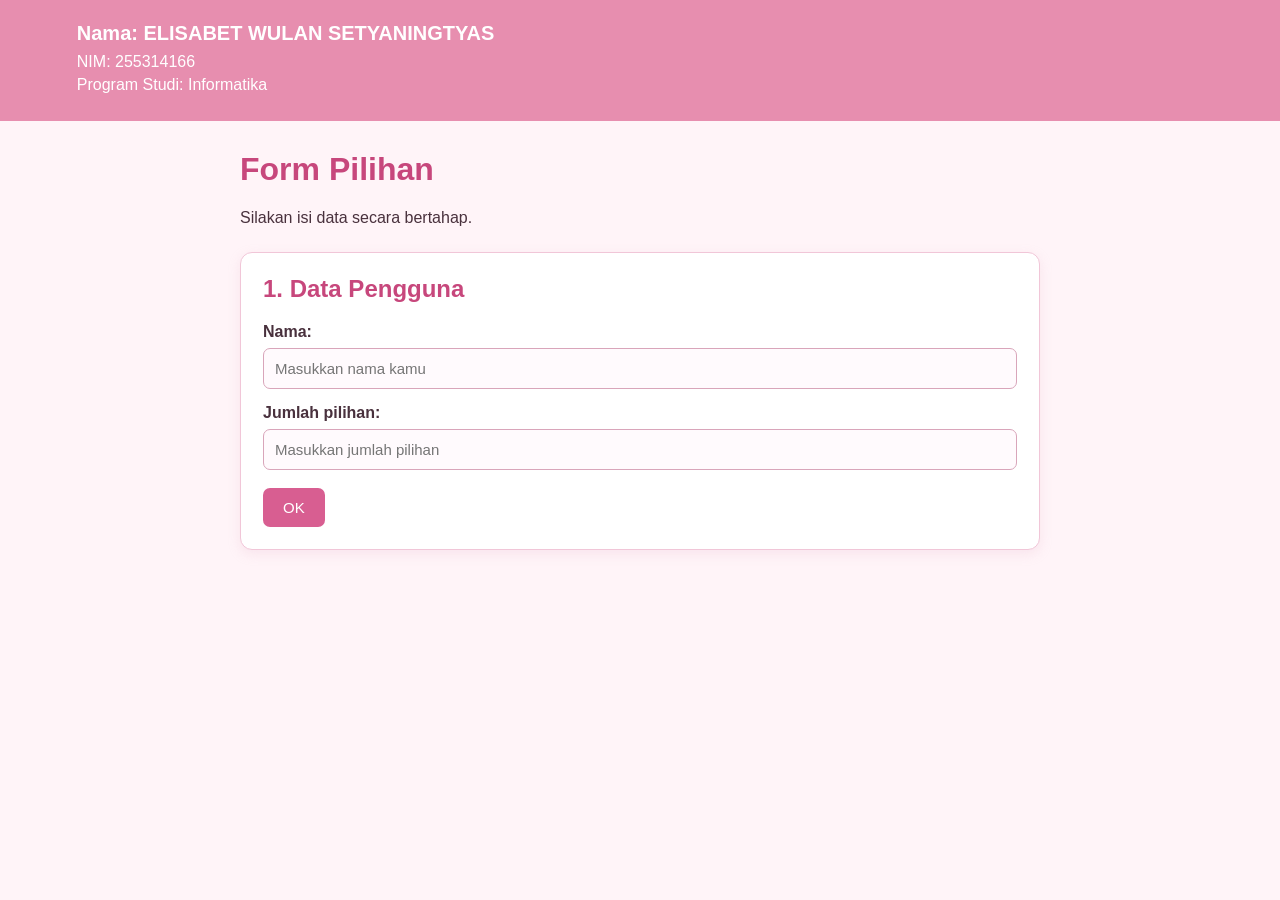
<file: JavaScript-DOM/index.html>
<!DOCTYPE html>
<html lang="id">
<head>
    <meta charset="UTF-8">
    <meta name="viewport" content="width=device-width, initial-scale=1.0">
    <title>Tugas 4 JavaScript</title>
    <link rel="stylesheet" href="style.css">
    <script src="script.js" defer></script>
</head>
<body>

    <header class="header">
        <div class="identitas">
            <h2>Nama: ELISABET WULAN SETYANINGTYAS</h2>
            <p>NIM: 255314166</p>
            <p>Program Studi: Informatika</p>
        </div>
    </header>

    <main class="container">
        <h1>Form Pilihan</h1>
        <p class="deskripsi">Silakan isi data secara bertahap.</p>

        <section class="card">
            <h2>1. Data Pengguna</h2>

            <form id="formData">
                <label for="nama">Nama:</label>
                <input type="text" id="nama" placeholder="Masukkan nama kamu" required>

                <label for="jumlah">Jumlah pilihan:</label>
                <input type="number" id="jumlah" min="1" max="10"
                       step="1" placeholder="Masukkan jumlah pilihan" required>

                <button type="submit">OK</button>
            </form>
        </section>

        <section class="card hidden" id="bagianPilihan">
            <h2>2. Isi Pilihan</h2>
            <p>Isi setiap kolom dengan pilihan yang kamu inginkan.</p>

                <form id="formPilihan">
        <div id="daftarInput"></div>
            <button type="submit">Simpan Pilihan</button>
        </form>
        </section>

        <section class="card hidden" id="bagianPemilihan">
            <h2>3. Tentukan Jawaban</h2>

            <label for="jenis">Jenis kontrol pilihan:</label>
            <select id="jenis">
                <option value="radio">Radio Button</option>
                <option value="checkbox">Checkbox</option>
                <option value="dropdown">Dropdown</option>
            </select>

            <div id="kontrolPilihan"></div>

            <button type="button" id="tombolLanjut">
                Lanjut
            </button>
        </section>

        <section class="card hidden" id="bagianEmail">
            <h2>4. Masukkan Email</h2>

            <form id="formEmail">
                <label for="email">Email:</label>
                <input type="email" id="email"
                       placeholder="contoh@email.com"
                       required>

                <button type="submit">Tampilkan Hasil</button>
            </form>
        </section>

        <section class="card hidden" id="bagianHasil">
            <h2>5. Hasil Akhir</h2>
            <div id="hasil"></div>
            <button type="button" id="tombolUlang">Ulangi</button>
        </section>
    </main>

</body>
</html>
</file>
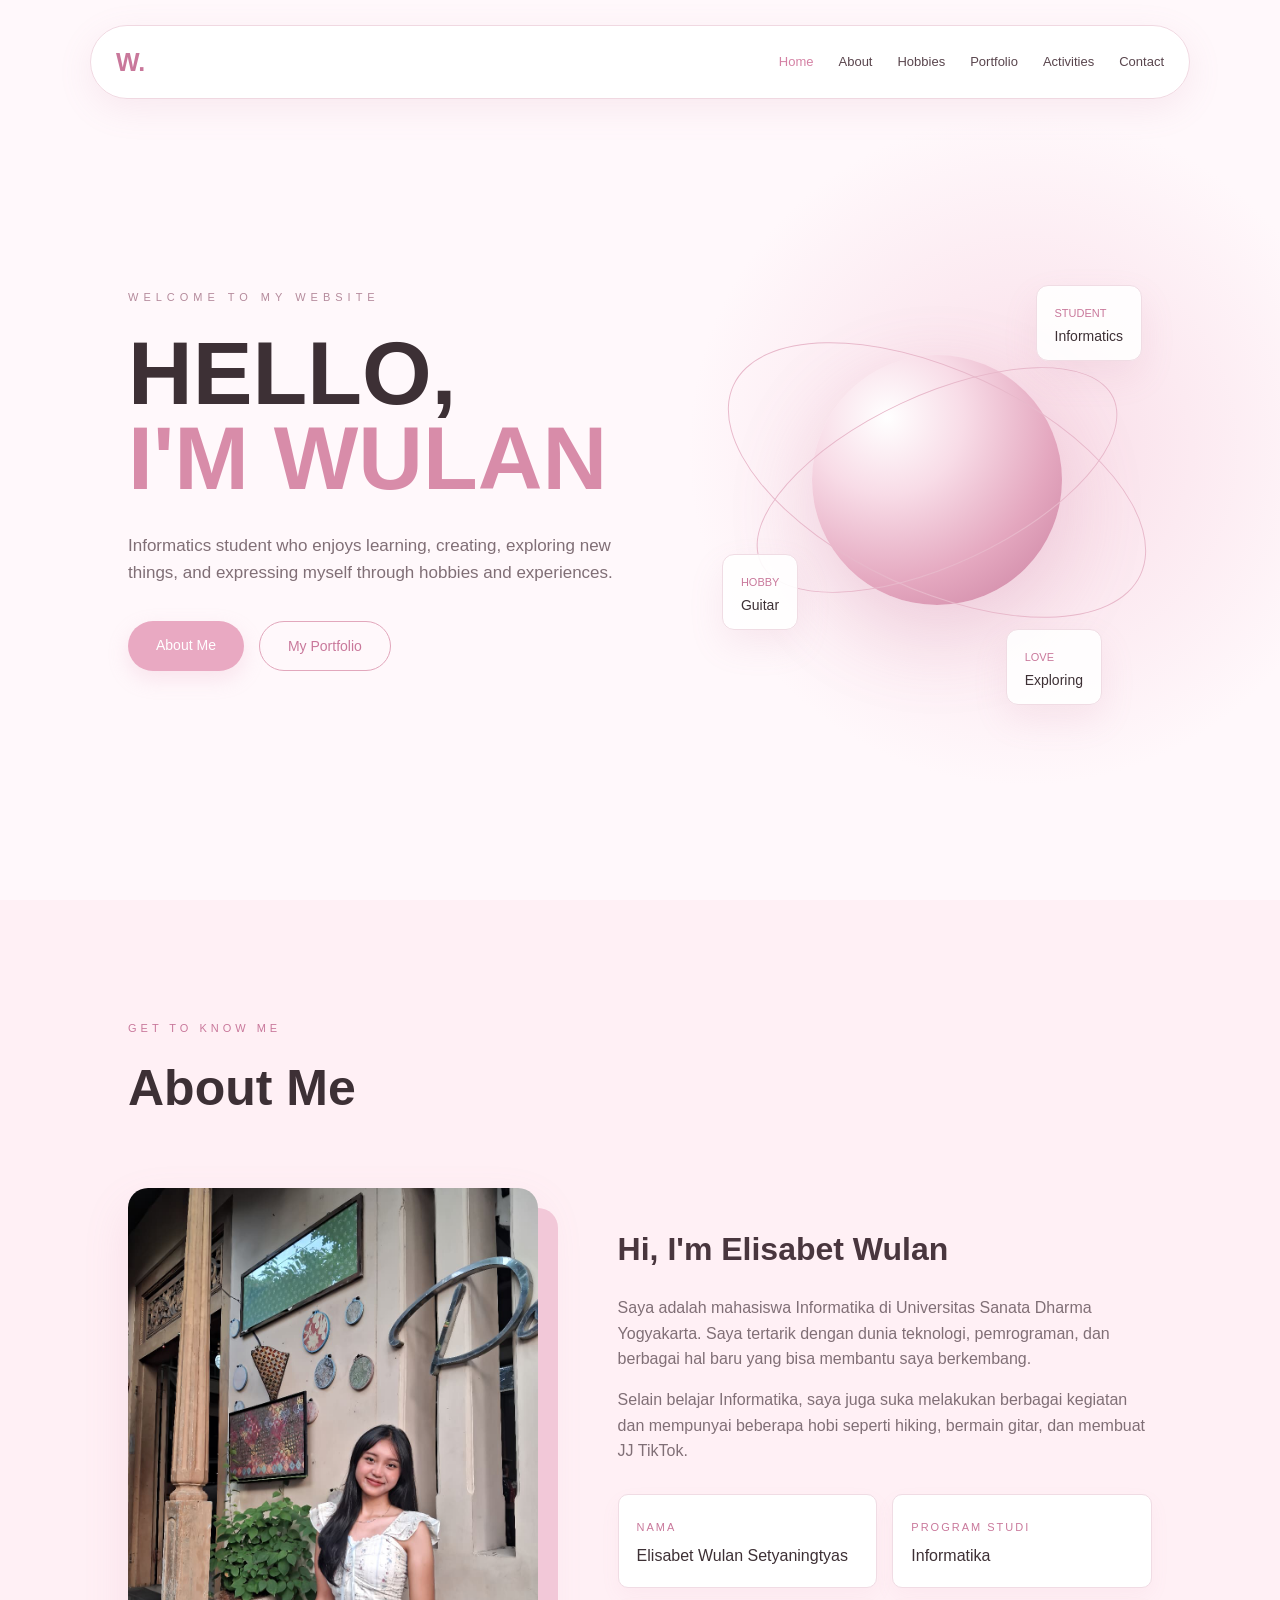
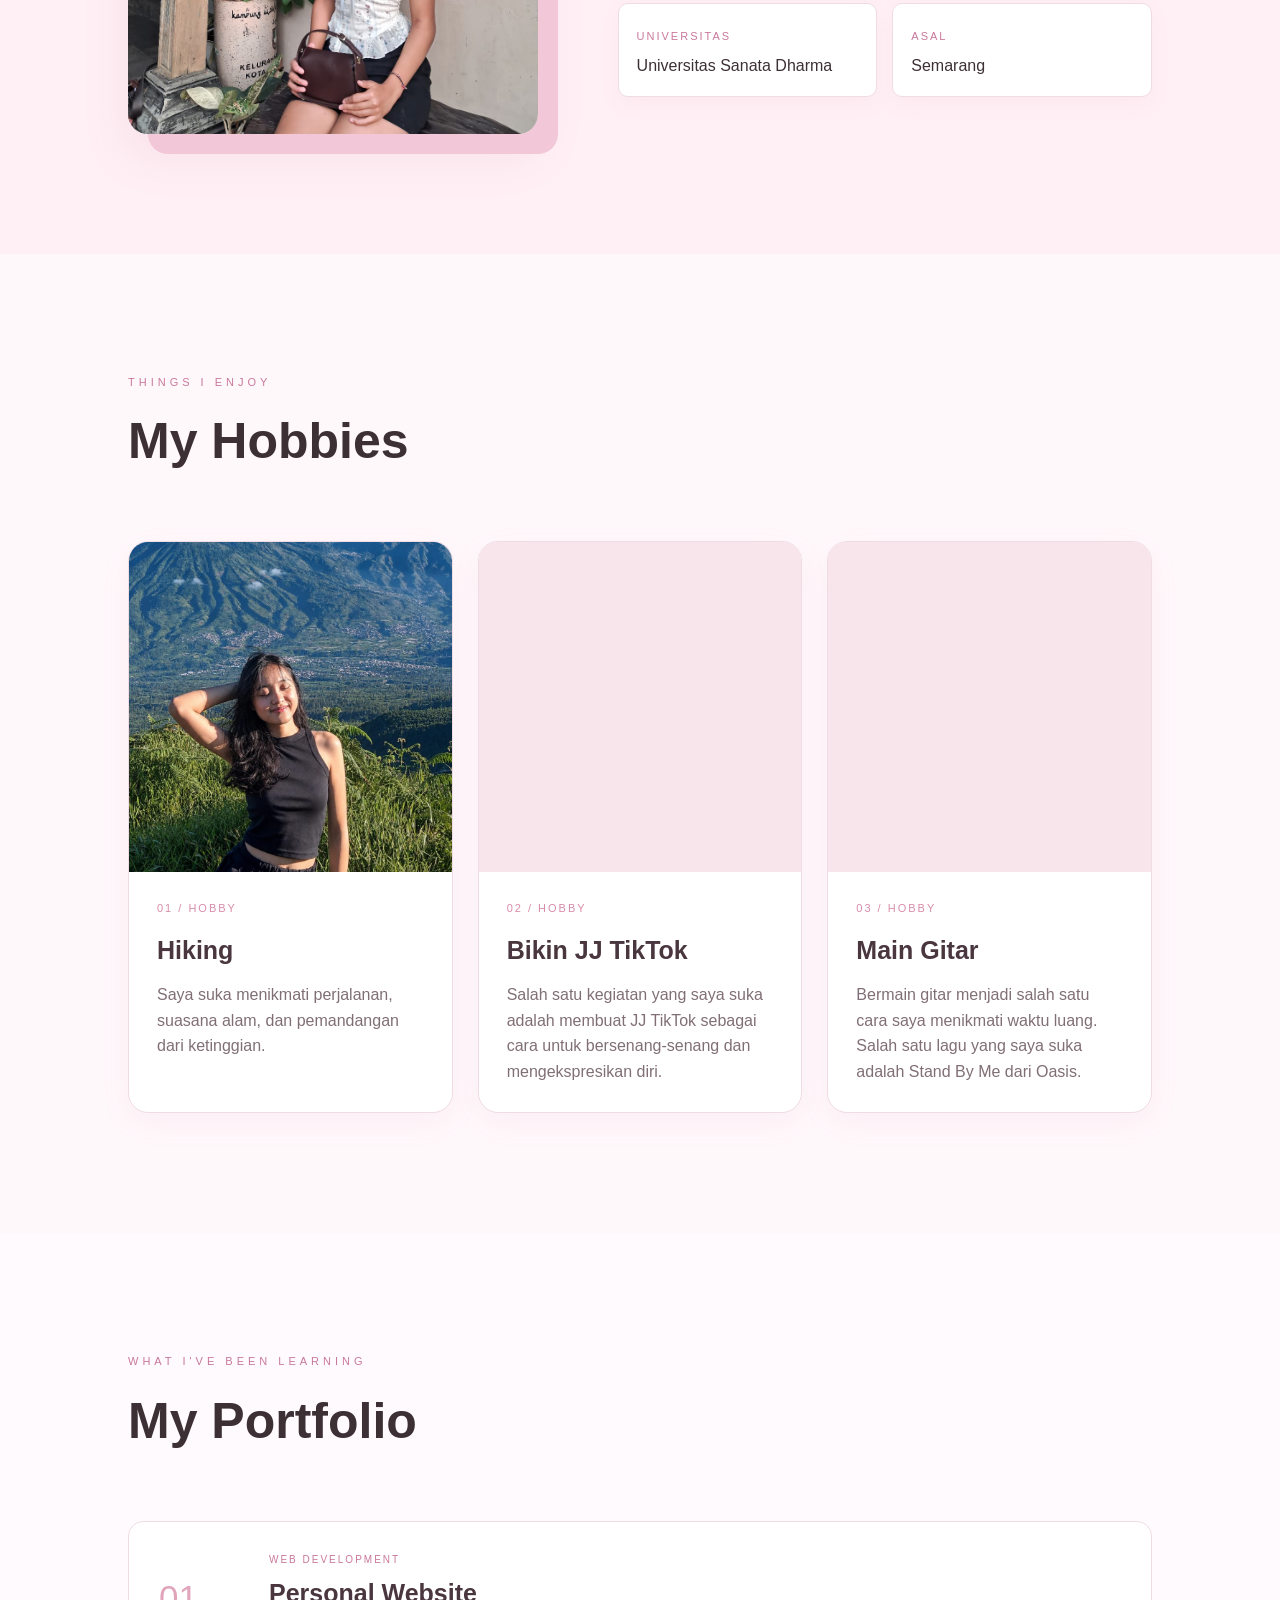
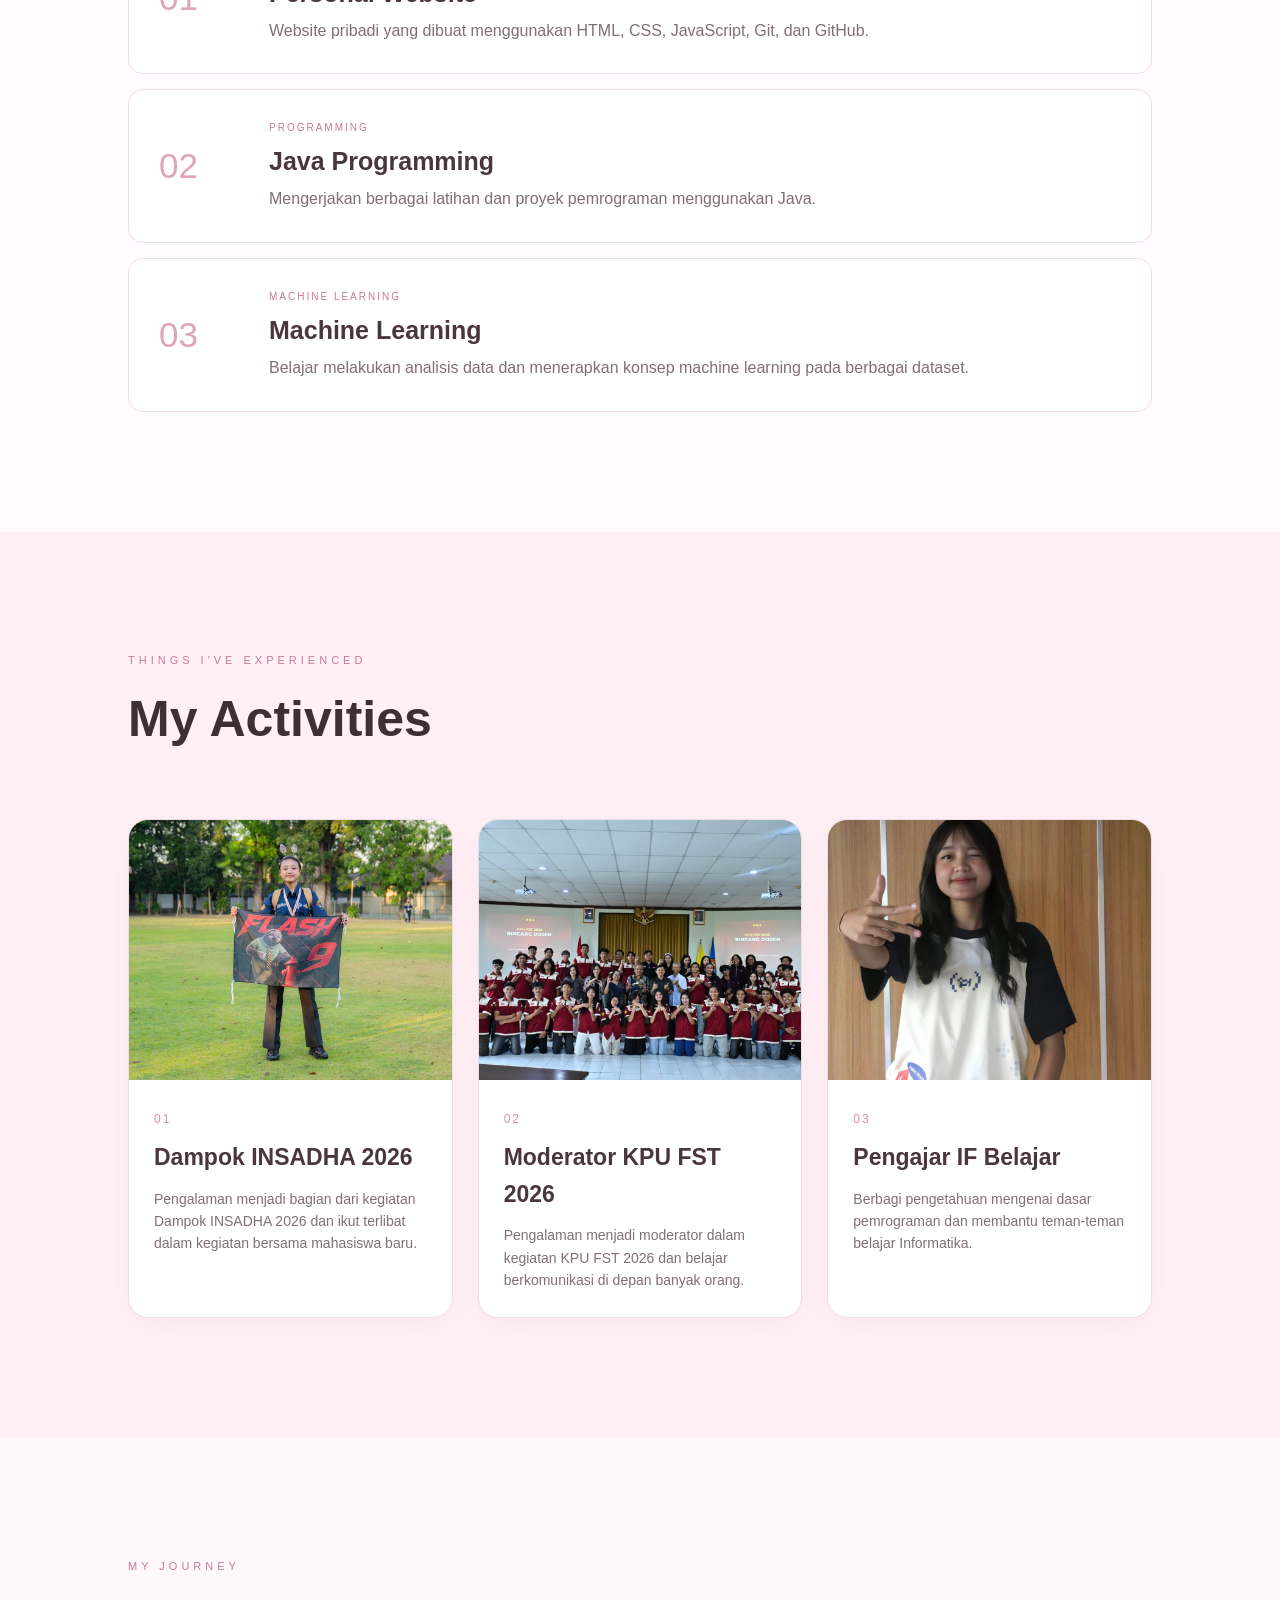
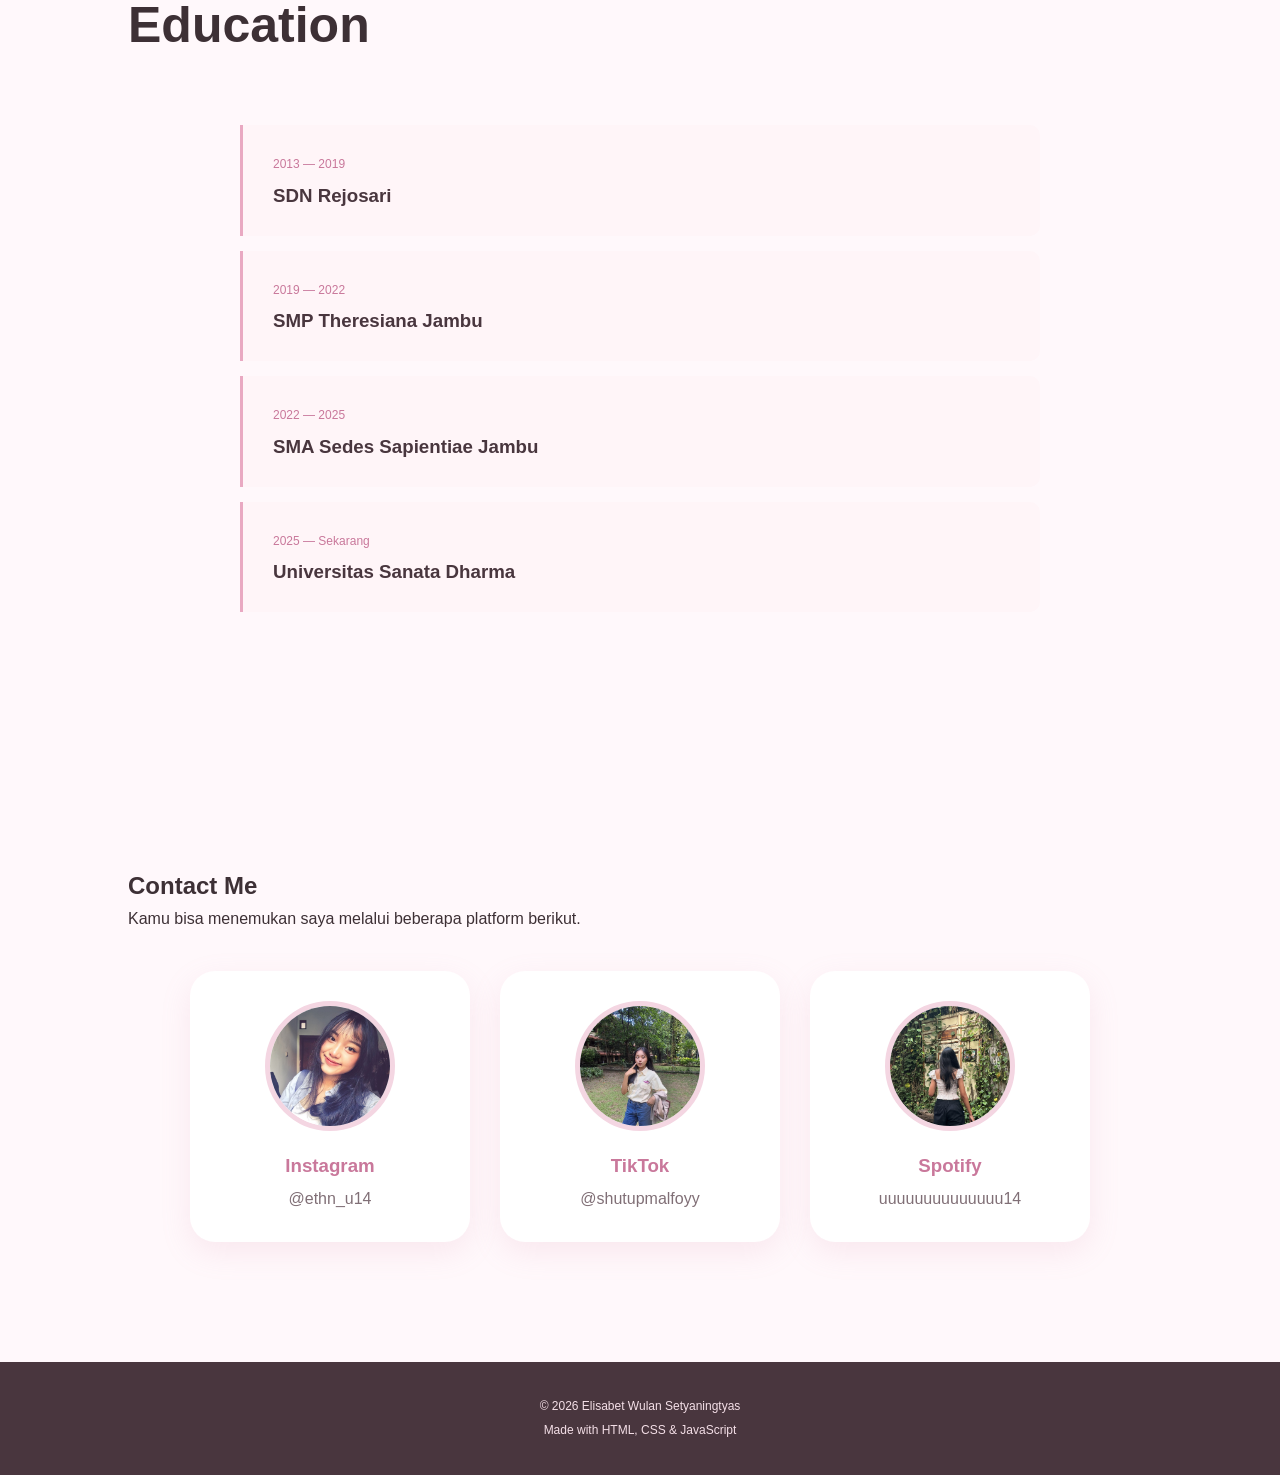
<file: HTML-Git/ElisabetWulanSetyaningtyas.html>
<!DOCTYPE html>
<html lang="en">

<head>
    <meta charset="UTF-8">
    <meta name="viewport" content="width=device-width, initial-scale=1.0">

    <title>About Wulan</title>

    <link rel="stylesheet" href="style.css">
</head>

<body>

    <!-- ================================
         LOADING SCREEN
    ================================= -->

    <div id="loading-screen">

        <div class="loading-content">

            <div class="loading-logo">
                W.
            </div>

            <p>LOADING...</p>

            <div class="loading-line">
                <div class="loading-progress"></div>
            </div>

        </div>

    </div>


    <!-- ================================
         NAVBAR
    ================================= -->

    <header class="navbar">

        <div class="logo">
            W.
        </div>

        <button class="menu-button" id="menuButton">
            ☰
        </button>

        <nav id="navMenu">

            <a href="#home" class="active">
                Home
            </a>

            <a href="#about">
                About
            </a>

            <a href="#hobbies">
                Hobbies
            </a>

            <a href="#portfolio">
                Portfolio
            </a>

            <a href="#activities">
                Activities
            </a>

            <a href="#contact">
                Contact
            </a>

        </nav>

    </header>


    <!-- ================================
         HOME
    ================================= -->

    <section class="hero" id="home">

        <div class="hero-text">

            <p class="small-text">
                WELCOME TO MY WEBSITE
            </p>

            <h1>
                HELLO,
                <span>I'M WULAN</span>
            </h1>

            <p class="description">
                Informatics student who enjoys learning,
                creating, exploring new things, and expressing
                myself through hobbies and experiences.
            </p>

            <div class="hero-buttons">

                <a href="#about" class="button">
                    About Me
                </a>

                <a href="#portfolio" class="button outline">
                    My Portfolio
                </a>

            </div>

        </div>


        <!-- HERO VISUAL -->

        <div class="hero-visual">

            <div class="orbit orbit-one"></div>

            <div class="orbit orbit-two"></div>

            <div class="planet"></div>


            <div class="floating-card card-one">

                <span>
                    STUDENT
                </span>

                <p>
                    Informatics
                </p>

            </div>


            <div class="floating-card card-two">

                <span>
                    HOBBY
                </span>

                <p>
                    Guitar
                </p>

            </div>


            <div class="floating-card card-three">

                <span>
                    LOVE
                </span>

                <p>
                    Exploring
                </p>

            </div>

        </div>

    </section>


    <!-- ================================
         ABOUT
    ================================= -->

    <section class="section about" id="about">

        <div class="section-title">

            <p>
                GET TO KNOW ME
            </p>

            <h2>
                About Me
            </h2>

        </div>


        <div class="about-content">


            <div class="about-photo">

                <img
                    src="Foto Wulan/Wulan 1.jpeg"
                    alt="Foto Elisabet Wulan"
                >

            </div>


            <div class="about-text">

                <h3>
                    Hi, I'm Elisabet Wulan
                </h3>

                <p>
                    Saya adalah mahasiswa Informatika di
                    Universitas Sanata Dharma Yogyakarta.
                    Saya tertarik dengan dunia teknologi,
                    pemrograman, dan berbagai hal baru yang
                    bisa membantu saya berkembang.
                </p>

                <p>
                    Selain belajar Informatika, saya juga suka
                    melakukan berbagai kegiatan dan mempunyai
                    beberapa hobi seperti hiking, bermain gitar,
                    dan membuat JJ TikTok.
                </p>


                <div class="info-grid">

                    <div>

                        <span>
                            Nama
                        </span>

                        <p>
                            Elisabet Wulan Setyaningtyas
                        </p>

                    </div>


                    <div>

                        <span>
                            Program Studi
                        </span>

                        <p>
                            Informatika
                        </p>

                    </div>


                    <div>

                        <span>
                            Universitas
                        </span>

                        <p>
                            Universitas Sanata Dharma
                        </p>

                    </div>


                    <div>

                        <span>
                            Asal
                        </span>

                        <p>
                            Semarang
                        </p>

                    </div>

                </div>

            </div>

        </div>

    </section>


    <!-- ================================
         HOBBIES
    ================================= -->

    <section class="section hobbies" id="hobbies">

        <div class="section-title">

            <p>
                THINGS I ENJOY
            </p>

            <h2>
                My Hobbies
            </h2>

        </div>


        <div class="hobby-container">


            <!-- HIKING -->

            <article class="hobby-card media-card">

                <div class="hobby-media">

                    <img
                        src="Foto Wulan/Wulan Gunung.jpeg"
                        alt="Wulan sedang hiking"
                    >

                </div>

                <div class="hobby-content">

                    <p class="hobby-number">
                        01 / HOBBY
                    </p>

                    <h3>
                        Hiking
                    </h3>

                    <p>
                        Saya suka menikmati perjalanan,
                        suasana alam, dan pemandangan dari
                        ketinggian.
                    </p>

                </div>

            </article>


            <!-- JJ TIKTOK -->

            <article class="hobby-card media-card">

                <div class="hobby-media video-media">

                    <video
                        autoplay
                        muted
                        loop
                        playsinline
                    >

                        <source
                            src="Video/Wulan JJ.mp4"
                            type="video/mp4"
                        >

                        Browser kamu tidak mendukung video.

                    </video>

                </div>

                <div class="hobby-content">

                    <p class="hobby-number">
                        02 / HOBBY
                    </p>

                    <h3>
                        Bikin JJ TikTok
                    </h3>

                    <p>
                        Salah satu kegiatan yang saya suka
                        adalah membuat JJ TikTok sebagai
                        cara untuk bersenang-senang dan
                        mengekspresikan diri.
                    </p>

                </div>

            </article>


            <!-- GITAR -->

            <article class="hobby-card media-card">

                <div class="hobby-media video-media">

                    <video
                        autoplay
                        muted
                        loop
                        playsinline
                    >

                        <source
                            src="Video/Wulan Gitar.mp4"
                            type="video/mp4"
                        >

                        Browser kamu tidak mendukung video.

                    </video>

                </div>

                <div class="hobby-content">

                    <p class="hobby-number">
                        03 / HOBBY
                    </p>

                    <h3>
                        Main Gitar
                    </h3>

                    <p>
                        Bermain gitar menjadi salah satu
                        cara saya menikmati waktu luang.
                        Salah satu lagu yang saya suka adalah
                        Stand By Me dari Oasis.
                    </p>

                </div>

            </article>


        </div>

    </section>


    <!-- ================================
         PORTFOLIO
    ================================= -->

    <section class="section portfolio" id="portfolio">

        <div class="section-title">

            <p>
                WHAT I'VE BEEN LEARNING
            </p>

            <h2>
                My Portfolio
            </h2>

        </div>


        <div class="portfolio-container">


            <article class="portfolio-card">

                <div class="portfolio-number">
                    01
                </div>

                <div>

                    <p class="portfolio-category">
                        WEB DEVELOPMENT
                    </p>

                    <h3>
                        Personal Website
                    </h3>

                    <p>
                        Website pribadi yang dibuat menggunakan
                        HTML, CSS, JavaScript, Git, dan GitHub.
                    </p>

                </div>

            </article>


            <article class="portfolio-card">

                <div class="portfolio-number">
                    02
                </div>

                <div>

                    <p class="portfolio-category">
                        PROGRAMMING
                    </p>

                    <h3>
                        Java Programming
                    </h3>

                    <p>
                        Mengerjakan berbagai latihan dan proyek
                        pemrograman menggunakan Java.
                    </p>

                </div>

            </article>


            <article class="portfolio-card">

                <div class="portfolio-number">
                    03
                </div>

                <div>

                    <p class="portfolio-category">
                        MACHINE LEARNING
                    </p>

                    <h3>
                        Machine Learning
                    </h3>

                    <p>
                        Belajar melakukan analisis data dan
                        menerapkan konsep machine learning
                        pada berbagai dataset.
                    </p>

                </div>

            </article>


        </div>

    </section>


    <!-- ================================
         ACTIVITIES
    ================================= -->

    <section class="section activities" id="activities">

        <div class="section-title">

            <p>
                THINGS I'VE EXPERIENCED
            </p>

            <h2>
                My Activities
            </h2>

        </div>


        <div class="activity-container">


            <!-- DAMPOK -->

            <article class="activity-card">

                <div class="activity-image">

                    <img
                        src="Foto Wulan/Wulan Dampok.jpeg"
                        alt="Dampok INSADHA 2026"
                    >

                </div>

                <div class="activity-content">

                    <span>
                        01
                    </span>

                    <h3>
                        Dampok INSADHA 2026
                    </h3>

                    <p>
                        Pengalaman menjadi bagian dari kegiatan
                        Dampok INSADHA 2026 dan ikut terlibat
                        dalam kegiatan bersama mahasiswa baru.
                    </p>

                </div>

            </article>


            <!-- KPU -->

            <article class="activity-card">

                <div class="activity-image">

                    <img
                        src="Foto Wulan/Wulan KPU.jpeg"
                        alt="Moderator KPU FST 2026"
                    >

                </div>

                <div class="activity-content">

                    <span>
                        02
                    </span>

                    <h3>
                        Moderator KPU FST 2026
                    </h3>

                    <p>
                        Pengalaman menjadi moderator dalam
                        kegiatan KPU FST 2026 dan belajar
                        berkomunikasi di depan banyak orang.
                    </p>

                </div>

            </article>


            <!-- IF BELAJAR -->

            <article class="activity-card">

                <div class="activity-image">

                    <img
                        src="Foto Wulan/Wulan IF.jpeg"
                        alt="Pengajar IF Belajar"
                    >

                </div>

                <div class="activity-content">

                    <span>
                        03
                    </span>

                    <h3>
                        Pengajar IF Belajar
                    </h3>

                    <p>
                        Berbagi pengetahuan mengenai dasar
                        pemrograman dan membantu teman-teman
                        belajar Informatika.
                    </p>

                </div>

            </article>


        </div>

    </section>


    <!-- ================================
         EDUCATION
    ================================= -->

    <section class="section education" id="education">

        <div class="section-title">

            <p>
                MY JOURNEY
            </p>

            <h2>
                Education
            </h2>

        </div>


        <div class="timeline">


            <div class="timeline-item">

                <span>
                    2013 — 2019
                </span>

                <h3>
                    SDN Rejosari
                </h3>

            </div>


            <div class="timeline-item">

                <span>
                    2019 — 2022
                </span>

                <h3>
                    SMP Theresiana Jambu
                </h3>

            </div>


            <div class="timeline-item">

                <span>
                    2022 — 2025
                </span>

                <h3>
                    SMA Sedes Sapientiae Jambu
                </h3>

            </div>


            <div class="timeline-item">

                <span>
                    2025 — Sekarang
                </span>

                <h3>
                    Universitas Sanata Dharma
                </h3>

            </div>


        </div>

    </section>


    <!-- ================================
         CONTACT
    ================================= -->

   <section class="section contact" id="contact">

    <h2>Contact Me</h2>

    <p>
        Kamu bisa menemukan saya melalui beberapa platform berikut.
    </p>

    <div class="contact-container">

        <a href="https://www.instagram.com/ethn_u14?stkn=MWptbWp3cTJvbm1kZA==" target="_blank" class="contact-card">
            <img src="Foto Wulan/Wulan Instagram.jpeg" alt="Instagram Wulan">
            <h3>Instagram</h3>
            <p>@ethn_u14</p>
        </a>

        <a href="https://www.tiktok.com/@eliamm_g?_r=1&_t=ZS-9A7BPsZupaJ" target="_blank" class="contact-card">
            <img src="Foto Wulan/Wulan Tiktok.jpeg" alt="TikTok Wulan">
            <h3>TikTok</h3>
            <p>@shutupmalfoyy</p>
        </a>

        <a href="https://open.spotify.com/user/bypp8phgv24h42mhv46m5avdh?si=IEHlACatSHCX2fAb-stPpA&utm_source=copy-link" target="_blank" class="contact-card">
            <img src="Foto Wulan/Wulan Spotify.jpeg" alt="Spotify Wulan">
            <h3>Spotify</h3>
            <p>uuuuuuuuuuuuuu14</p>
        </a>

    </div>

</section>


    <!-- ================================
         FOOTER
    ================================= -->

    <footer>

        <p>
            © 2026 Elisabet Wulan Setyaningtyas
        </p>

        <p>
            Made with HTML, CSS & JavaScript
        </p>

    </footer>


    <script src="script.js"></script>

</body>

</html>
</file>
<file: JavaScript-DOM/style.css>
* {
    box-sizing: border-box;
}

body {
    margin: 0;
    font-family: Arial, sans-serif;
    background-color: #fff4f8;
    color: #49313d;
}

.header {
    background-color: #e78eaf;
    color: white;
    padding: 22px 6%;
    text-align: left;
}

.identitas h2 {
    margin: 0 0 8px;
    font-size: 20px;
}

.identitas p {
    margin: 5px 0;
}

.container {
    width: 90%;
    max-width: 800px;
    margin: 30px auto;
}

h1 {
    color: #c7477c;
}

.deskripsi {
    margin-bottom: 25px;
}

.card {
    background-color: white;
    border: 1px solid #f1c6d8;
    border-radius: 12px;
    padding: 22px;
    margin-bottom: 22px;
    box-shadow: 0 4px 12px #e8b7cb40;
}

.card h2 {
    color: #c7477c;
    margin-top: 0;
}

label {
    display: block;
    margin: 15px 0 7px;
    font-weight: bold;
}

input[type="text"],
input[type="number"],
input[type="email"],
select {
    width: 100%;
    padding: 11px;
    border: 1px solid #d9a5ba;
    border-radius: 7px;
    background-color: #fffafd;
    font-size: 15px;
}

input:focus,
select:focus {
    outline: 2px solid #e78eaf;
}

button {
    background-color: #d85e91;
    color: white;
    border: none;
    border-radius: 7px;
    padding: 11px 20px;
    margin-top: 18px;
    cursor: pointer;
    font-size: 15px;
}

button:hover {
    background-color: #b93e73;
}

.pilihan-item {
    margin: 13px 0;
    padding: 12px;
    background-color: #fff4f8;
    border-radius: 7px;
}

.pilihan-item label {
    display: inline;
    margin-left: 7px;
    font-weight: normal;
}

.pilihan-item input {
    accent-color: #d85e91;
}

#hasil p {
    line-height: 1.7;
    overflow-wrap: anywhere;
}

.hidden {
    display: none;
}

@media (max-width: 600px) {
    .header {
        padding: 20px;
    }

    .identitas h2 {
        font-size: 17px;
    }

    .container {
        width: 94%;
    }

    .card {
        padding: 16px;
    }
}
</file>
<file: HTML-Git/style.css>
/* ================================
   DASAR WEBSITE
================================ */

* {
    margin: 0;
    padding: 0;
    box-sizing: border-box;
}

html {
    scroll-behavior: smooth;
}

body {
    font-family: Arial, sans-serif;
    background: #fff8fb;
    color: #3d3035;
    line-height: 1.6;
}


/* ================================
   LOADING SCREEN
================================ */

#loading-screen {
    position: fixed;
    inset: 0;

    background: #fff8fb;

    display: flex;
    justify-content: center;
    align-items: center;

    z-index: 9999;

    transition: opacity 0.8s ease,
                visibility 0.8s ease;

    animation: autoHideLoading 2.3s forwards;
}

@keyframes autoHideLoading {

    0% {
        opacity: 1;
        visibility: visible;
    }

    75% {
        opacity: 1;
        visibility: visible;
    }

    100% {
        opacity: 0;
        visibility: hidden;
        pointer-events: none;
    }
}

#loading-screen.hide {
    opacity: 0;
    visibility: hidden;
}

.loading-content {
    width: 250px;
    text-align: center;
}

.loading-logo {
    font-size: 48px;
    font-weight: bold;

    color: #c9789b;

    margin-bottom: 20px;
}

.loading-content p {
    font-size: 11px;
    letter-spacing: 4px;

    color: #a88995;

    margin-bottom: 15px;
}

.loading-line {
    width: 100%;
    height: 3px;

    background: #f3dce5;

    overflow: hidden;

    border-radius: 10px;
}

.loading-progress {
    width: 0;
    height: 100%;

    background: #e9a9c2;

    animation: loading 1.8s ease forwards;
}

@keyframes loading {

    from {
        width: 0;
    }

    to {
        width: 100%;
    }
}


/* ================================
   NAVBAR
================================ */

.navbar {
    position: fixed;

    top: 25px;
    left: 50%;

    transform: translateX(-50%);

    width: 88%;
    max-width: 1100px;

    padding: 16px 25px;

    display: flex;
    justify-content: space-between;
    align-items: center;

    background: rgba(255, 255, 255, 0.88);

    border: 1px solid #f0d8e1;

    border-radius: 50px;

    box-shadow:
        0 10px 35px rgba(201, 120, 155, 0.12);

    backdrop-filter: blur(12px);

    z-index: 1000;
}

.logo {
    font-size: 25px;
    font-weight: bold;

    color: #c9789b;
}

.navbar nav {
    display: flex;
    gap: 25px;
}

.navbar nav a {
    color: #59454d;

    text-decoration: none;

    font-size: 13px;

    transition: 0.3s;
}

.navbar nav a:hover,
.navbar nav a.active {
    color: #d481a4;
}

.menu-button {
    display: none;

    background: none;
    border: none;

    color: #59454d;

    font-size: 24px;

    cursor: pointer;
}


/* ================================
   HOME
================================ */

.hero {
    min-height: 100vh;

    display: flex;
    align-items: center;
    justify-content: space-between;

    padding: 140px 10% 80px;

    background:
        radial-gradient(
            circle at 80% 50%,
            #f9dce7 0%,
            transparent 30%
        ),
        #fff8fb;

    overflow: hidden;
}

.hero-text {
    width: 52%;
}

.small-text {
    font-size: 11px;

    letter-spacing: 5px;

    color: #b58b9c;

    margin-bottom: 25px;
}

.hero h1 {
    font-size: clamp(50px, 7vw, 90px);

    line-height: 0.95;

    font-weight: 700;

    margin-bottom: 30px;

    color: #3d3035;
}

.hero h1 span {
    display: block;

    color: #d88ca9;
}

.description {
    max-width: 520px;

    color: #806f76;

    font-size: 17px;

    margin-bottom: 35px;
}

.hero-buttons {
    display: flex;
    gap: 15px;
}

.button {
    display: inline-block;

    padding: 13px 28px;

    background: #e9a9c2;

    color: #ffffff;

    text-decoration: none;

    border-radius: 30px;

    font-size: 14px;

    transition: 0.3s;

    box-shadow:
        0 8px 20px rgba(233, 169, 194, 0.25);
}

.button:hover {
    transform: translateY(-4px);

    background: #d98ba9;
}

.button.outline {
    background: transparent;

    color: #c9789b;

    border: 1px solid #e2a7bc;

    box-shadow: none;
}

.button.outline:hover {
    background: #f9dce7;
}


/* ================================
   HERO VISUAL
================================ */

.hero-visual {
    width: 42%;
    height: 500px;

    position: relative;

    display: flex;
    align-items: center;
    justify-content: center;
}

.planet {
    width: 250px;
    height: 250px;

    border-radius: 50%;

    background:
        radial-gradient(
            circle at 30% 25%,
            #ffffff 0%,
            #f8dce7 30%,
            #e4a7bf 65%,
            #c77d9d 100%
        );

    box-shadow:
        0 30px 80px rgba(201, 120, 155, 0.25);

    animation: floating 5s ease-in-out infinite;
}

@keyframes floating {

    0% {
        transform: translateY(0);
    }

    50% {
        transform: translateY(-15px);
    }

    100% {
        transform: translateY(0);
    }
}

.orbit {
    position: absolute;

    border: 1px solid #e8b9cb;

    border-radius: 50%;
}

.orbit-one {
    width: 390px;
    height: 170px;

    transform: rotate(-25deg);
}

.orbit-two {
    width: 450px;
    height: 220px;

    transform: rotate(25deg);
}

.floating-card {
    position: absolute;

    padding: 13px 18px;

    background: rgba(255, 255, 255, 0.9);

    border: 1px solid #f0dce4;

    border-radius: 12px;

    box-shadow:
        0 15px 35px rgba(201, 120, 155, 0.12);

    animation: cardFloat 4s ease-in-out infinite;
}

.floating-card span {
    color: #c9789b;

    font-size: 11px;
}

.floating-card p {
    font-size: 14px;
}

.card-one {
    top: 55px;
    right: 10px;
}

.card-two {
    bottom: 100px;
    left: 0;

    animation-delay: 0.8s;
}

.card-three {
    bottom: 25px;
    right: 50px;

    animation-delay: 1.5s;
}

@keyframes cardFloat {

    0% {
        transform: translateY(0);
    }

    50% {
        transform: translateY(-8px);
    }

    100% {
        transform: translateY(0);
    }
}


/* ================================
   SECTION
================================ */

.section {
    padding: 120px 10%;
}

.section-title {
    margin-bottom: 60px;
}

.section-title p {
    color: #c9789b;

    font-size: 11px;

    letter-spacing: 4px;

    margin-bottom: 10px;
}

.section-title h2 {
    font-size: 50px;

    color: #3d3035;
}


/* ================================
   ABOUT
================================ */

.about {
    background: #fff0f5;
}

.about-content {
    display: flex;

    gap: 80px;

    align-items: center;
}

.about-photo {
    width: 40%;
}

.about-photo img {
    width: 100%;
    max-width: 420px;

    display: block;

    border-radius: 20px;

    box-shadow:
        20px 20px 0 #f2c8d8,
        0 20px 45px rgba(201, 120, 155, 0.15);
}

.about-text {
    flex: 1;
}

.about-text h3 {
    font-size: 32px;

    color: #49363e;

    margin-bottom: 20px;
}

.about-text > p {
    color: #806f76;

    margin-bottom: 15px;
}

.info-grid {
    display: grid;

    grid-template-columns: 1fr 1fr;

    gap: 15px;

    margin-top: 30px;
}

.info-grid div {
    padding: 18px;

    background: #ffffff;

    border: 1px solid #f0dce4;

    border-radius: 10px;

    box-shadow:
        0 8px 20px rgba(201, 120, 155, 0.06);
}

.info-grid span {
    color: #c9789b;

    font-size: 11px;

    text-transform: uppercase;

    letter-spacing: 2px;
}

.info-grid p {
    margin-top: 5px;
}


/* ================================
   HOBBIES
================================ */

.hobbies {
    background: #fff8fb;
}

.hobby-container {
    display: grid;

    grid-template-columns: repeat(3, 1fr);

    gap: 25px;
}

.hobby-card {
    overflow: hidden;

    background: #ffffff;

    border: 1px solid #f0dce4;

    border-radius: 20px;

    box-shadow:
        0 10px 30px rgba(201, 120, 155, 0.07);

    transition: 0.35s ease;
}

.hobby-card:hover {
    transform: translateY(-10px);

    border-color: #e9a9c2;

    box-shadow:
        0 20px 45px rgba(201, 120, 155, 0.16);
}


/* FOTO / VIDEO HOBI */

.hobby-media {
    width: 100%;
    height: 330px;

    overflow: hidden;

    background: #f8e4eb;
}

.hobby-media img,
.hobby-media video {
    width: 100%;
    height: 100%;

    display: block;

    object-fit: cover;

    transition: transform 0.5s ease;
}

.hobby-card:hover .hobby-media img,
.hobby-card:hover .hobby-media video {
    transform: scale(1.05);
}


/* VIDEO KHUSUS */

.video-media video {
    object-fit: cover;

    pointer-events: none;
}


/* ISI HOBI */

.hobby-content {
    padding: 28px;
}

.hobby-number {
    color: #d88ca9;

    font-size: 11px;

    letter-spacing: 2px;

    margin-bottom: 12px;
}

.hobby-card h3 {
    font-size: 25px;

    color: #49363e;

    margin-bottom: 12px;
}

.hobby-card p:last-child {
    color: #806f76;
}


/* ================================
   PORTFOLIO
================================ */

.portfolio {
    background: #fffafd;
}

.portfolio-container {
    display: flex;

    flex-direction: column;

    gap: 15px;
}

.portfolio-card {
    display: flex;

    align-items: center;

    gap: 40px;

    padding: 30px;

    background: #ffffff;

    border: 1px solid #f0dce4;

    border-radius: 15px;

    transition: 0.3s;
}

.portfolio-card:hover {
    transform: translateX(10px);

    border-color: #e9a9c2;

    box-shadow:
        0 15px 30px rgba(201, 120, 155, 0.08);
}

.portfolio-number {
    min-width: 70px;

    font-size: 35px;

    color: #e0a5bb;
}

.portfolio-category {
    color: #c9789b;

    font-size: 10px;

    letter-spacing: 2px;
}

.portfolio-card h3 {
    font-size: 25px;

    color: #49363e;

    margin: 5px 0;
}

.portfolio-card p:last-child {
    color: #806f76;
}


/* ================================
   ACTIVITIES
================================ */

.activities {
    background: #fff0f5;
}

.activity-container {
    display: grid;

    grid-template-columns: repeat(3, 1fr);

    gap: 25px;
}

.activity-card {
    overflow: hidden;

    background: #ffffff;

    border: 1px solid #f0dce4;

    border-radius: 20px;

    box-shadow:
        0 10px 30px rgba(201, 120, 155, 0.07);

    transition: 0.35s ease;
}

.activity-card:hover {
    transform: translateY(-8px);

    box-shadow:
        0 20px 40px rgba(201, 120, 155, 0.15);

    border-color: #e9a9c2;
}

.activity-image {
    width: 100%;
    height: 260px;

    overflow: hidden;

    background: #f8e4eb;
}

.activity-image img {
    width: 100%;
    height: 100%;

    display: block;

    object-fit: cover;

    transition: transform 0.5s ease;
}

.activity-card:hover .activity-image img {
    transform: scale(1.05);
}

.activity-content {
    padding: 25px;
}

.activity-content span {
    color: #d88ca9;

    font-size: 12px;

    letter-spacing: 2px;
}

.activity-content h3 {
    color: #49363e;

    font-size: 23px;

    margin: 8px 0 12px;
}

.activity-content p {
    color: #806f76;

    font-size: 14px;
}


/* ================================
   EDUCATION
================================ */

.education {
    background: #fff8fb;
}

.timeline {
    max-width: 800px;

    margin: auto;
}

.timeline-item {
    padding: 25px 30px;

    margin-bottom: 15px;

    border-left: 3px solid #e9a9c2;

    background: #fff5f8;

    border-radius: 0 10px 10px 0;

    transition: 0.3s;
}

.timeline-item:hover {
    transform: translateX(8px);

    background: #ffffff;
}

.timeline-item span {
    color: #c9789b;

    font-size: 12px;
}

.timeline-item h3 {
    color: #49363e;

    margin-top: 5px;
}


/* ================================
   CONTACT
================================ */

.contact-container {
    display: grid;
    grid-template-columns: repeat(3, 1fr);
    gap: 30px;
    max-width: 900px;
    margin: 40px auto 0;
}

.contact-card {
    text-decoration: none;
    color: #3d3035;
    background: white;
    padding: 30px 20px;
    border-radius: 25px;
    text-align: center;
    box-shadow: 0 10px 30px rgba(216, 140, 169, 0.15);
    transition: 0.3s ease;
}

.contact-card:hover {
    transform: translateY(-8px);
}

.contact-card img {
    width: 130px;
    height: 130px;
    object-fit: cover;
    border-radius: 50%;
    display: block;
    margin: 0 auto 20px;
    border: 5px solid #f4d6e2;
}

.contact-card h3 {
    margin: 10px 0 5px;
    color: #c9789b;
}

.contact-card p {
    margin: 0;
    color: #806f76;
}

@media (max-width: 768px) {

    .contact-container {
        grid-template-columns: 1fr;
        max-width: 350px;
    }

}

/* ================================
   FOOTER
================================ */

footer {
    padding: 35px;

    text-align: center;

    background: #49363e;

    color: #f4dfe7;

    font-size: 12px;
}

footer p:first-child {
    margin-bottom: 5px;
}


/* ================================
   RESPONSIVE
================================ */

@media (max-width: 900px) {

    .navbar nav {
        gap: 15px;
    }

    .navbar nav a {
        font-size: 12px;
    }

    .hero {
        padding-left: 7%;
        padding-right: 7%;
    }

    .section {
        padding-left: 7%;
        padding-right: 7%;
    }

    .hobby-container,
    .activity-container {
        grid-template-columns: repeat(2, 1fr);
    }

}


@media (max-width: 768px) {

    .navbar {
        width: 92%;
    }

    .menu-button {
        display: block;
    }

    .navbar nav {
        display: none;

        position: absolute;

        top: 70px;
        left: 0;

        width: 100%;

        flex-direction: column;

        gap: 0;

        padding: 20px;

        background: #ffffff;

        border: 1px solid #f0dce4;

        border-radius: 15px;

        box-shadow:
            0 15px 30px rgba(201, 120, 155, 0.1);
    }

    .navbar nav a {
        padding: 10px;
    }

    .navbar nav.show {
        display: flex;
    }

    .hero {
        flex-direction: column;

        text-align: center;

        padding-top: 150px;
    }

    .hero-text {
        width: 100%;
    }

    .hero h1 {
        font-size: 50px;
    }

    .description {
        margin-left: auto;
        margin-right: auto;
    }

    .hero-buttons {
        justify-content: center;
    }

    .hero-visual {
        width: 100%;

        height: 400px;

        margin-top: 30px;
    }

    .planet {
        width: 210px;
        height: 210px;
    }

    .orbit-one {
        width: 320px;
        height: 150px;
    }

    .orbit-two {
        width: 360px;
        height: 180px;
    }

    .about-content {
        flex-direction: column;

        gap: 50px;
    }

    .about-photo {
        width: 100%;
    }

    .about-photo img {
        margin: auto;
    }

    .hobby-container,
    .activity-container {
        grid-template-columns: 1fr;
    }

    .info-grid {
        grid-template-columns: 1fr;
    }

    .section {
        padding: 80px 7%;
    }

    .section-title h2 {
        font-size: 38px;
    }

    .hobby-media {
        height: 400px;
    }

    .activity-image {
        height: 300px;
    }

    .portfolio-card {
        gap: 20px;
    }

    .portfolio-number {
        min-width: 50px;

        font-size: 28px;
    }

    .social-links {
        flex-direction: column;

        max-width: 300px;

        margin: auto;
    }

}


@media (max-width: 480px) {

    .navbar {
        top: 15px;
    }

    .hero h1 {
        font-size: 42px;
    }

    .small-text {
        letter-spacing: 3px;
    }

    .hero-buttons {
        flex-direction: column;

        align-items: center;
    }

    .button {
        width: 200px;
    }

    .hero-visual {
        height: 350px;
    }

    .planet {
        width: 180px;
        height: 180px;
    }

    .orbit-one {
        width: 270px;
        height: 130px;
    }

    .orbit-two {
        width: 300px;
        height: 150px;
    }

    .floating-card {
        padding: 10px 13px;
    }

    .card-one {
        right: 0;
    }

    .card-two {
        left: 0;
    }

    .card-three {
        right: 20px;
    }

    .hobby-media {
        height: 360px;
    }

    .activity-image {
        height: 250px;
    }

    .portfolio-card {
        align-items: flex-start;
    }

}
</file>
